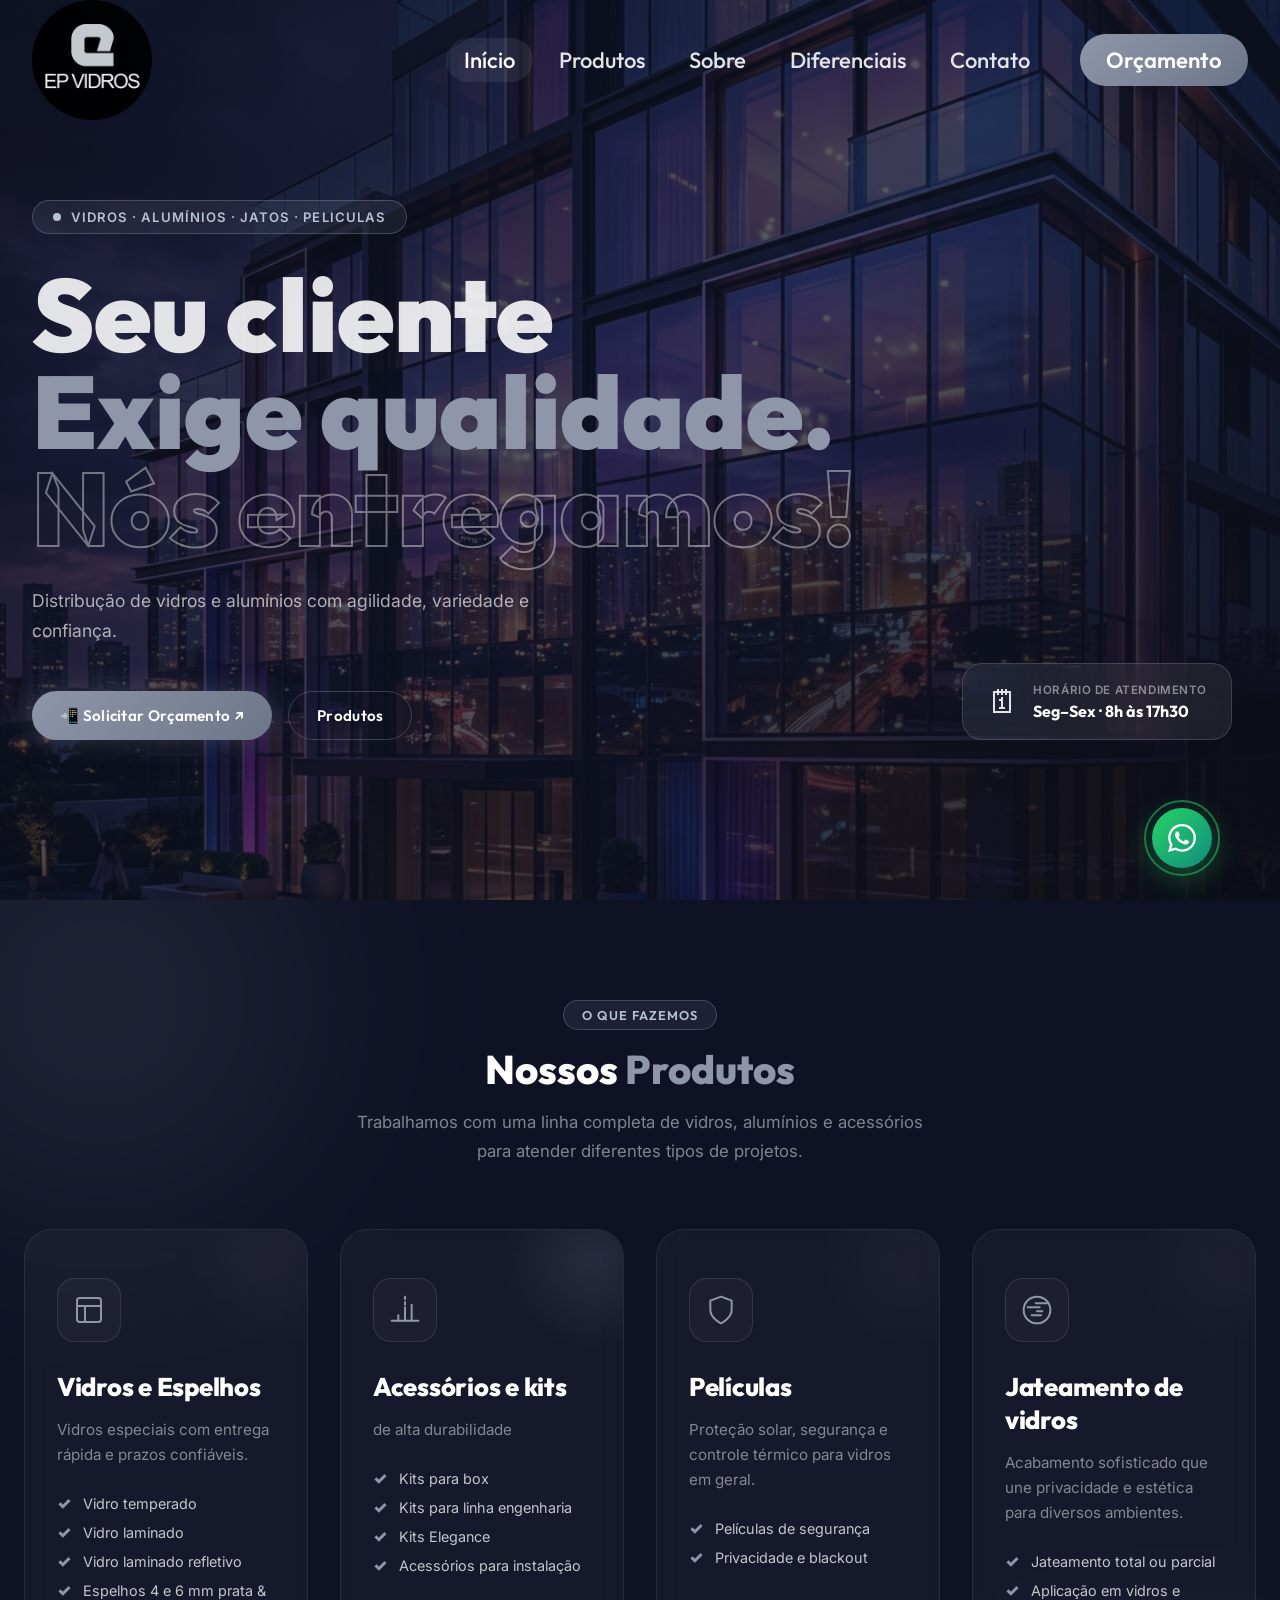
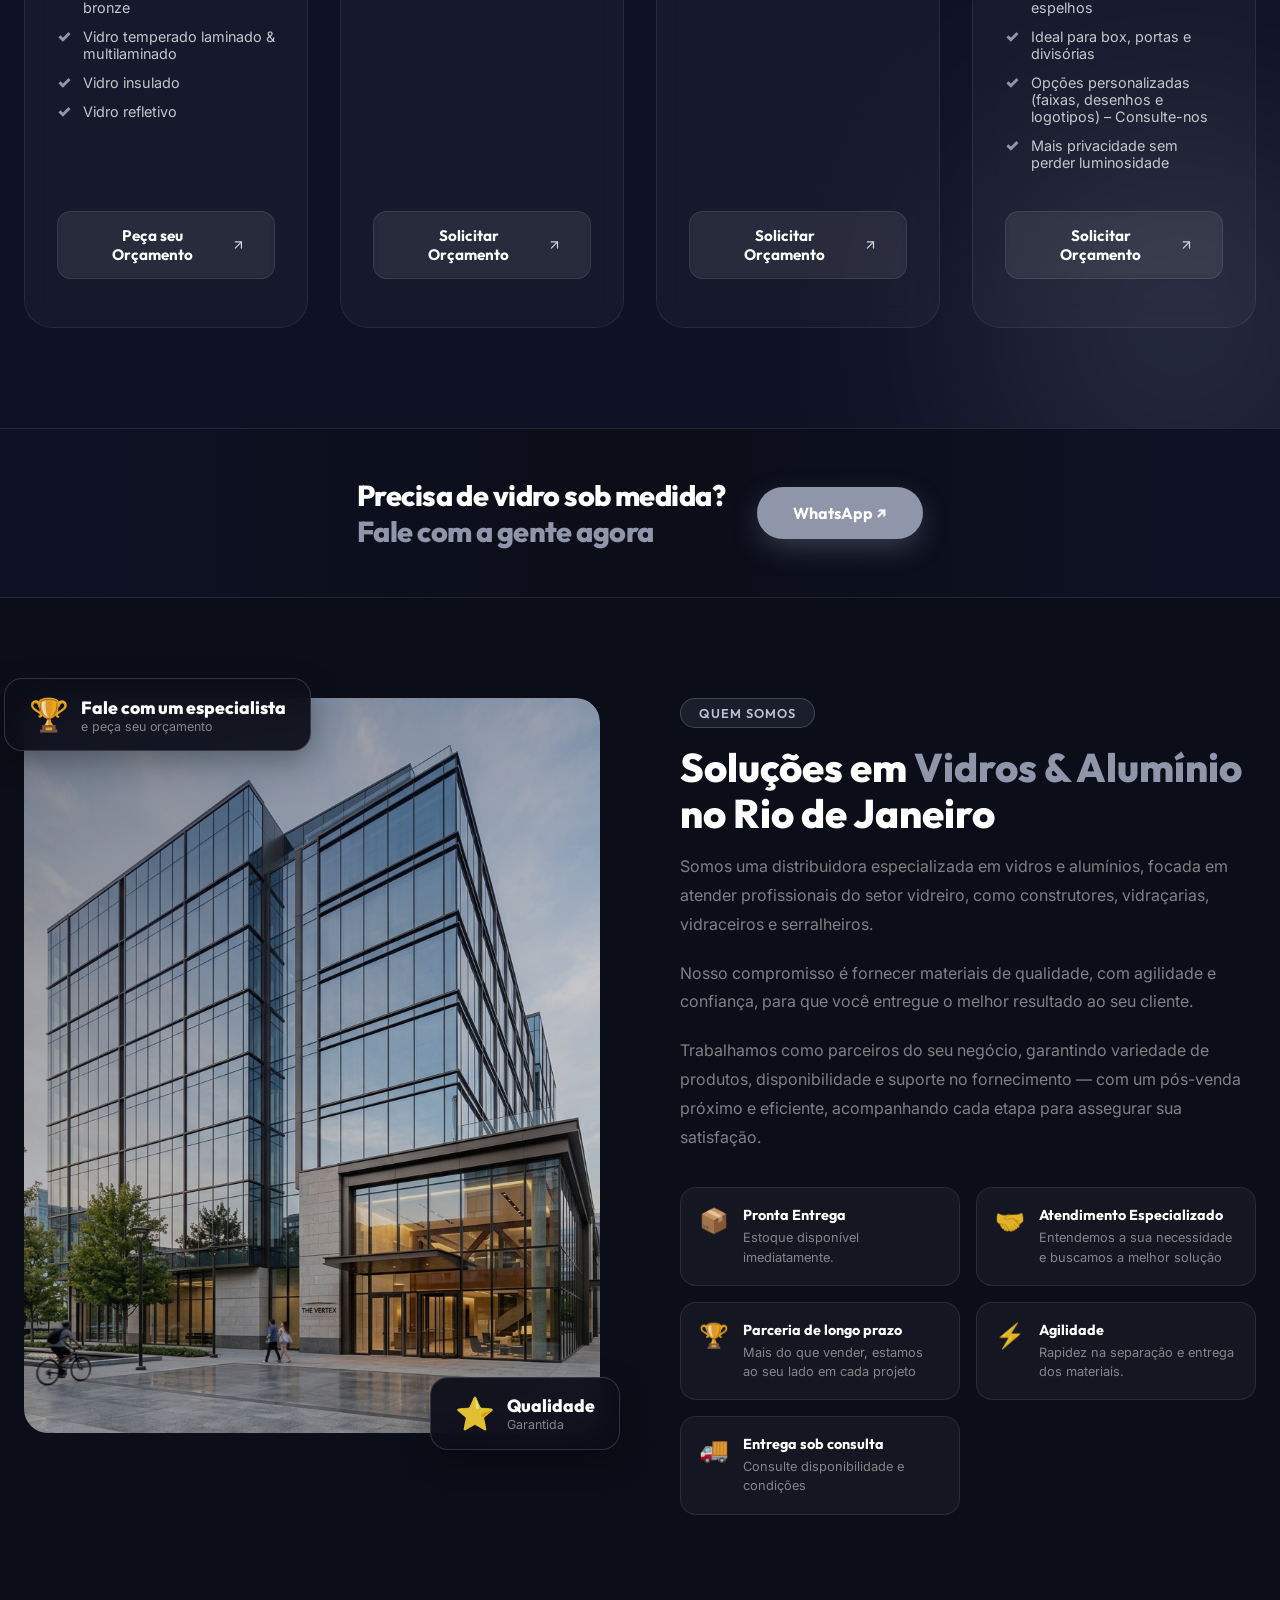
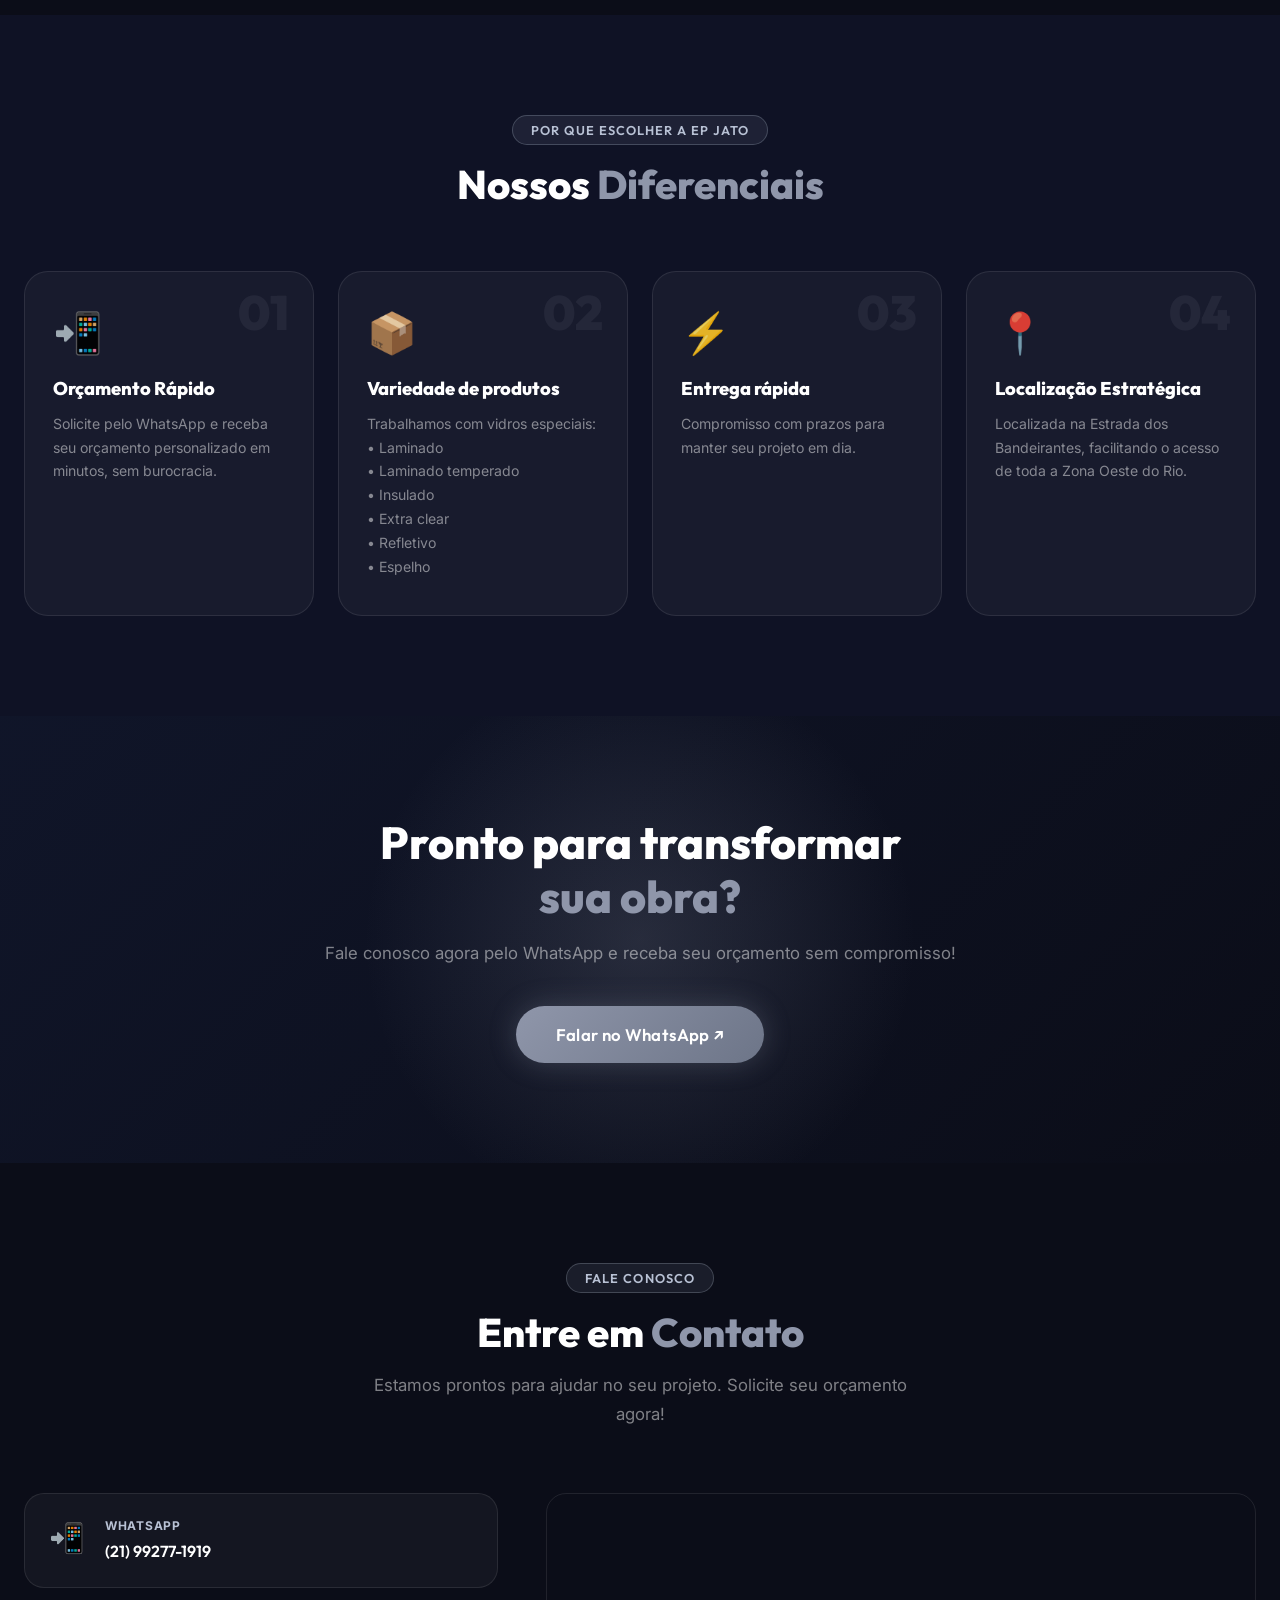
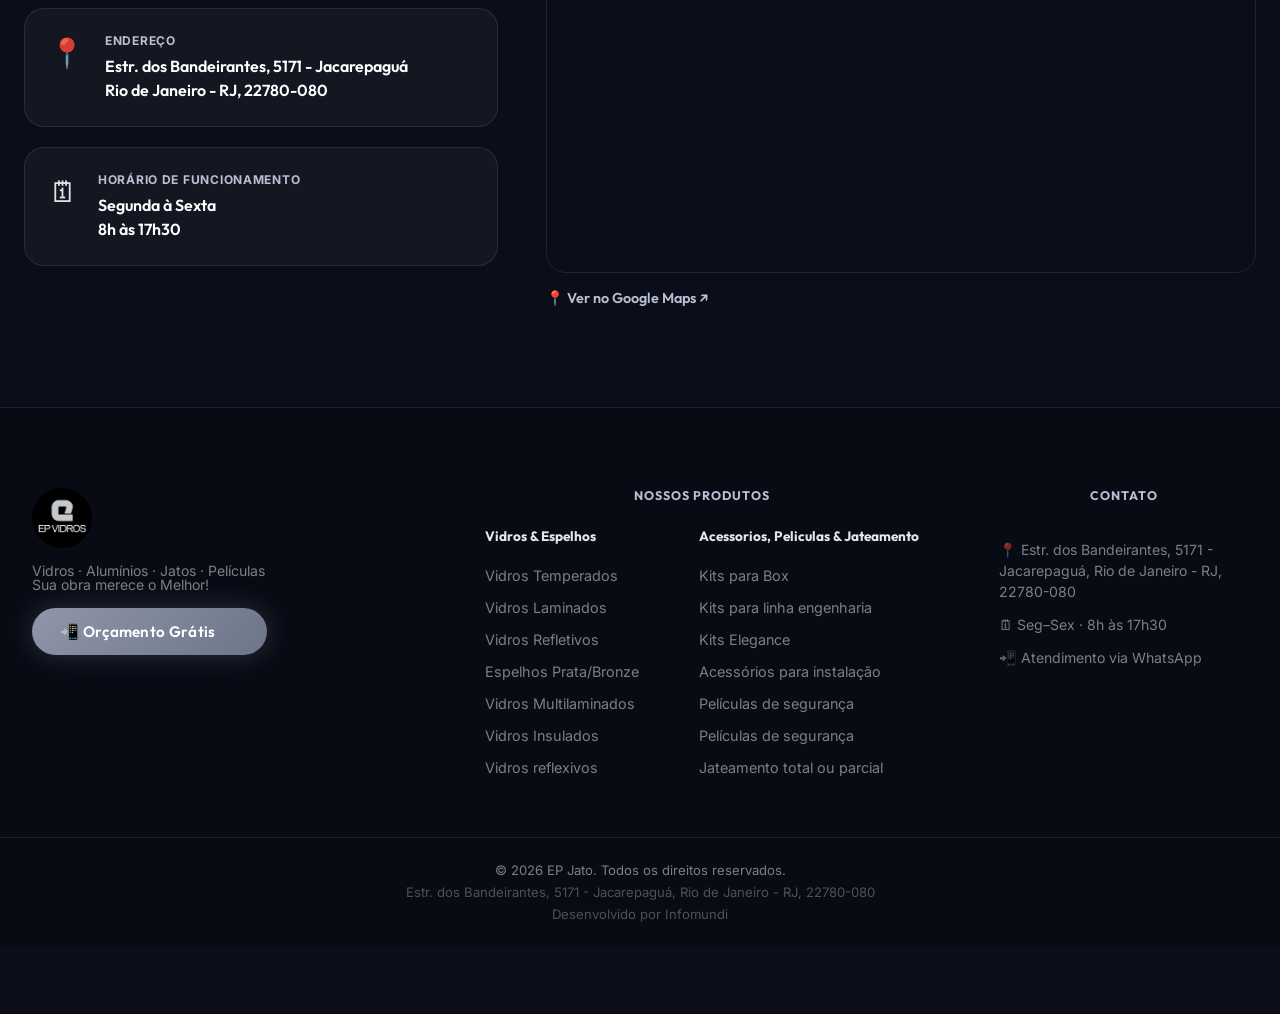
<file: index.html>
<!DOCTYPE html>
<html lang="pt-BR">
<head>
  
  <meta charset="UTF-8" />
  <meta name="viewport" content="width=device-width, initial-scale=1.0" />
  <title>EP Jato | Vidros · Alumínio · Jatos – Rio de Janeiro</title>
  <meta name="description" content="EP Jato: especialistas em vidros, alumínio e jatos no Rio de Janeiro. Pronta entrega e orçamento sem compromisso. Sua obra merece o melhor!" />
  <meta name="keywords" content="vidros, jateamento, alumínio, EP Jato, Rio de Janeiro, Bandeirantes, vidraçaria, esquadria" />
  <link rel="preconnect" href="https://fonts.googleapis.com" />
  <link rel="preconnect" href="https://fonts.gstatic.com" crossorigin />
  <link href="https://fonts.googleapis.com/css2?family=Outfit:wght@300;400;500;600;700;800;900&family=Inter:wght@300;400;500;600&display=swap" rel="stylesheet" />
  <link rel="stylesheet" href="style.css" />
  
</head>
<body>

  <!-- ========== NAVBAR ========== -->
  <nav class="navbar" id="navbar">
    <div class="nav-container">
      <a href="#inicio" class="nav-logo" id="nav-logo-link">
        <img src="assets/logo.png" alt="EP Jato de Vidros" class="nav-logo-img" id="nav-logo-img" />
      </a>

      <ul class="nav-links" id="nav-links">
        <li><a href="#inicio" class="nav-link active" id="nav-inicio">Início</a></li>
        <li><a href="#servicos" class="nav-link" id="nav-servicos">Produtos</a></li>
        <li><a href="#sobre" class="nav-link" id="nav-sobre">Sobre</a></li>
        <li><a href="#diferenciais" class="nav-link" id="nav-diferenciais">Diferenciais</a></li>
        <li><a href="#contato" class="nav-link" id="nav-contato">Contato</a></li>
      </ul>

      <a href="https://wa.me/5521992771919?text=Olá!%20Gostaria%20de%20solicitar%20um%20orçamento." 
         class="btn-orcamento" id="btn-orcamento-nav" target="_blank" rel="noopener">
        Orçamento
      </a>

      <button class="hamburger" id="hamburger" aria-label="Abrir menu" aria-expanded="false">
        <span></span><span></span><span></span>
      </button>
    </div>
  </nav>

  <!-- Mobile Menu -->
  <div class="mobile-menu" id="mobile-menu" aria-hidden="true">
    <ul>
      <li><a href="#inicio" class="mobile-link" id="m-inicio">Início</a></li>
      <li><a href="#servicos" class="mobile-link" id="m-servicos">Serviços</a></li>
      <li><a href="#sobre" class="mobile-link" id="m-sobre">Sobre</a></li>
      <li><a href="#diferenciais" class="mobile-link" id="m-diferenciais">Diferenciais</a></li>
      <li><a href="#contato" class="mobile-link" id="m-contato">Contato</a></li>
    </ul>
  </div>

  <!-- ========== HERO ========== -->
  <section class="hero" id="inicio">
    <div class="hero-bg">
      <img src="assets/hero.png" alt="Fachada de vidro moderna" class="hero-img" id="hero-bg-img" />
      <div class="hero-overlay"></div>
      <div class="hero-grain"></div>
    </div>

    <!-- Hero Content -->
    <div class="hero-content">
      <div class="hero-tag" id="hero-tag">
        <span class="tag-dot"></span>
        Vidros · Alumínios · Jatos · Peliculas
      </div>

      <h1 class="hero-title" id="hero-title">
        <span class="hero-title__line">Seu cliente</span>
        <span class="hero-title__line hero-title__line--accent">Exige qualidade.</span>
        <span class="hero-title__line hero-title__line--outline">Nós entregamos!</span>
      </h1>

      <p class="hero-sub" id="hero-sub">
        Distribução de vidros e alumínios com agilidade, variedade e confiança.
      </p>

      <div class="hero-actions" id="hero-actions">
        <a href="https://wa.me/5521992771919?text=Olá!%20Gostaria%20de%20solicitar%20um%20orçamento." 
           class="btn btn--primary" id="btn-hero-orcamento" target="_blank" rel="noopener">
          📲 Solicitar Orçamento ↗
        </a>
        <a href="#servicos" class="btn btn--ghost" id="btn-hero-servicos">
          Produtos
        </a>
      </div>
          <!-- Floating Cards -->

    <div class="float-card float-card--br" id="float-card-hours">
      <span class="float-card__icon">🗓</span>
      <div>
        <p class="float-card__label">Horário de Atendimento</p>
        <p class="float-card__value">Seg–Sex · 8h às 17h30</p>
      </div>
    </div>

    </div>
  </section>
  <!-- ========== SERVIÇOS ========== -->
  <section class="section services" id="servicos">
    <div class="section-container">
      <div class="section-header" id="services-header">
        <span class="section-tag">O Que Fazemos</span>
        <h2 class="section-title">Nossos <span class="text-accent">Produtos</span></h2>
        <p class="section-sub">Trabalhamos com uma linha completa de vidros, alumínios e acessórios para atender diferentes tipos de projetos.</p>
      </div>

      <div class="services-grid" id="services-grid">

        <div class="service-card" id="service-vidros">
          <div class="service-card__shine"></div>
          <div class="service-card__glow"></div>
          <div class="service-card__icon-wrap">
            <svg class="service-card__icon-svg" viewBox="0 0 24 24" fill="none" stroke="currentColor" stroke-width="1.5" stroke-linecap="round" stroke-linejoin="round">
              <rect x="3" y="3" width="18" height="18" rx="2" ry="2"></rect>
              <line x1="3" y1="9" x2="21" y2="9"></line>
              <line x1="9" y1="21" x2="9" y2="9"></line>
            </svg>
          </div>
          <h3 class="service-card__title">Vidros e Espelhos</h3>
          <p class="service-card__desc">
            Vidros especiais com entrega rápida e prazos confiáveis.
          </p>
          <ul class="service-card__list">
            <li>Vidro temperado</li>
            <li>Vidro laminado</li>
            <li>Vidro laminado refletivo</li>
            <li>Espelhos 4 e 6 mm prata & bronze</li>
            <li>Vidro temperado laminado & multilaminado</li>
            <li>Vidro insulado</li>
            <li>Vidro refletivo</li>
          </ul>
          <a href="https://wa.me/5521992771919?text=Olá!%20Tenho%20interesse%20em%20vidros." 
             class="service-card__link" id="link-vidros" target="_blank" rel="noopener">
            Peça seu Orçamento 
            <svg width="16" height="16" viewBox="0 0 24 24" fill="none" stroke="currentColor" stroke-width="2" stroke-linecap="round" stroke-linejoin="round"><line x1="7" y1="17" x2="17" y2="7"></line><polyline points="7 7 17 7 17 17"></polyline></svg>
          </a>
        </div>

        <div class="service-card service-card" id="service-aluminio">
          <div class="service-card__shine"></div>
          <div class="service-card__glow service-card__glow--purple"></div>
          <div class="service-card__icon-wrap">
            <svg class="service-card__icon-svg" viewBox="0 0 24 24" fill="none" stroke="currentColor" stroke-width="1.5" stroke-linecap="round" stroke-linejoin="round">
              <path d="M2 20h20"></path>
              <path d="M7 20v-4"></path>
              <path d="M12 20v-8"></path>
              <path d="M17 20V8"></path>
              <path d="M12 4V2"></path>
              <path d="M12 8V6"></path>
              <path d="M12 12v-2"></path>
            </svg>
          </div>
          <h3 class="service-card__title">Acessórios e kits</h3>  
          <p class="service-card__desc">
           de alta durabilidade
          </p>
          <ul class="service-card__list">
            <li>Kits para box</li>
            <li>Kits para linha engenharia</li>
            <li>Kits Elegance</li>
            <li>Acessórios para instalação</li>
          </ul>
          <a href="https://wa.me/5521992771919?text=Olá!%20Tenho%20interesse%20em%20alumínio." 
             class="service-card__link" id="link-aluminio" target="_blank" rel="noopener">
            Solicitar Orçamento
            <svg width="16" height="16" viewBox="0 0 24 24" fill="none" stroke="currentColor" stroke-width="2" stroke-linecap="round" stroke-linejoin="round"><line x1="7" y1="17" x2="17" y2="7"></line><polyline points="7 7 17 7 17 17"></polyline></svg>
          </a>
        </div>
        
        <div class="service-card" id="service-peliculas">
          <div class="service-card__shine"></div>
          <div class="service-card__glow"></div>
          <div class="service-card__icon-wrap">
            <svg class="service-card__icon-svg" viewBox="0 0 24 24" fill="none" stroke="currentColor" stroke-width="1.5" stroke-linecap="round" stroke-linejoin="round">
              <path d="M12 22s8-4 8-10V5l-8-3-8 3v7c0 6 8 10 8 10z"></path>
            </svg>
          </div>
          <h3 class="service-card__title">Películas</h3>
          <p class="service-card__desc">
            Proteção solar, segurança e controle térmico para vidros em geral.
          </p>
          <ul class="service-card__list">
            <li>Películas de segurança</li>
            <li>Privacidade e blackout</li>
          </ul>
          <a href="https://wa.me/5521992771919?text=Olá!%20Tenho%20interesse%20em%20peliculas." 
             class="service-card__link" id="link-peliculas" target="_blank" rel="noopener">
            Solicitar Orçamento
            <svg width="16" height="16" viewBox="0 0 24 24" fill="none" stroke="currentColor" stroke-width="2" stroke-linecap="round" stroke-linejoin="round"><line x1="7" y1="17" x2="17" y2="7"></line><polyline points="7 7 17 7 17 17"></polyline></svg>
          </a>
        </div>

        <div class="service-card" id="service-jateamento">
          <div class="service-card__shine"></div>
          <div class="service-card__glow"></div>
          <div class="service-card__icon-wrap">
            <svg class="service-card__icon-svg" viewBox="0 0 24 24" fill="none" stroke="currentColor" stroke-width="1.5" stroke-linecap="round" stroke-linejoin="round">
              <path d="M20 7h-9m3 3H5m11 3h-4M8 16h7"></path>
              <circle cx="12" cy="12" r="10"></circle>
            </svg>
          </div>
          <h3 class="service-card__title">Jateamento de vidros</h3>
          <p class="service-card__desc">
            Acabamento sofisticado que une privacidade e estética para diversos ambientes.
          </p>
          <ul class="service-card__list">
            <li>Jateamento total ou parcial</li>
            <li>Aplicação em vidros e espelhos</li>
            <li>Ideal para box, portas e divisórias</li>
            <li>Opções personalizadas (faixas, desenhos e logotipos) – Consulte-nos</li>
            <li>Mais privacidade sem perder luminosidade</li>
          </ul>
          <a href="https://wa.me/5521992771919?text=Olá!%20Tenho%20interesse%20em%20jateamento%20de%20vidros." 
             class="service-card__link" id="link-jateamento" target="_blank" rel="noopener">
            Solicitar Orçamento
            <svg width="16" height="16" viewBox="0 0 24 24" fill="none" stroke="currentColor" stroke-width="2" stroke-linecap="round" stroke-linejoin="round"><line x1="7" y1="17" x2="17" y2="7"></line><polyline points="7 7 17 7 17 17"></polyline></svg>
          </a>
        </div>
      </div>
    </div>
  </section>
  
  <!-- ========== MINI CTA ========== -->
  <section class="mini-cta" id="mini-cta">
    <div class="mini-cta-container">
      <div class="mini-cta-content">
        <h3 class="mini-cta-text">Precisa de vidro sob medida? <span class="text-highlight"><br>Fale com a gente agora</span></h3>
        <a href="https://wa.me/5521992771919?text=Olá!%20Gostaria%20de%20solicitar%20um%20orçamento%20para%20vidro%20sob%20medida." 
           class="btn-cta-mini" id="open-whatsapp-cta" target="_blank" rel="noopener">
          WhatsApp ↗
        </a>
      </div>
    </div>
  </section>

  <!-- ========== SOBRE ========== -->
  <section class="section about" id="sobre">
    <div class="section-container about-grid">

      <div class="about-visual" id="about-visual">
        <div class="about-img-wrap">
          <img src="assets/about_premium.png" alt="Alumínio e vidros EP Jato Premium" class="about-img" id="about-img" />
          <div class="about-img-overlay"></div>
        </div>
        <div class="about-badge-1" id="about-badge-1">
          <span class="about-badge__icon">🏆</span>
          <div>
            <p class="about-badge__value">Fale com um especialista</p>
            <p class="about-badge__label">e peça seu orçamento</p>
          </div>
        </div>
        <div class="about-badge-2" id="about-badge-2">
          <span class="about-badge__icon">⭐</span>
          <div>
            <p class="about-badge__value">Qualidade</p>
            <p class="about-badge__label">Garantida</p>
          </div>
        </div>
      </div>

      <div class="about-content" id="about-content">
        <span class="section-tag">Quem Somos</span>
        <h2 class="section-title">Soluções em <span class="text-accent">Vidros & Alumínio</span> no Rio de Janeiro</h2>
        <p class="about-text">
          Somos uma distribuidora especializada em vidros e alumínios, focada em atender profissionais do setor vidreiro, como construtores, vidraçarias, vidraceiros e serralheiros.
        </p>
        <p class="about-text">
          Nosso compromisso é fornecer materiais de qualidade, com agilidade e confiança, para que você entregue o melhor resultado ao seu cliente.
        </p>
        <p class="about-text">
          Trabalhamos como parceiros do seu negócio, garantindo variedade de produtos, disponibilidade e suporte no fornecimento — com um pós-venda próximo e eficiente, acompanhando cada etapa para assegurar sua satisfação.
        </p>

        <div class="about-features" id="about-features">
          <div class="about-feature" id="feat-entrega">
            <span class="about-feature__icon">📦</span>
            <div>
              <p class="about-feature__title">Pronta Entrega</p>
              <p class="about-feature__desc">Estoque disponível imediatamente.</p>
            </div>
          </div>
          <div class="about-feature" id="feat-atendimento">
            <span class="about-feature__icon">🤝</span>
            <div>
              <p class="about-feature__title">Atendimento Especializado</p>
              <p class="about-feature__desc">Entendemos a sua necessidade e buscamos a melhor solução</p>
            </div>
          </div>
          <div class="about-feature" id="feat-qualidade">
            <span class="about-feature__icon">🏆</span>
            <div>
              <p class="about-feature__title">Parceria de longo prazo</p>
              <p class="about-feature__desc">Mais do que vender, estamos ao seu lado em cada projeto</p>
            </div>
          </div>
          <div class="about-feature" id="feat-rapidez">
            <span class="about-feature__icon">⚡</span>
            <div>
              <p class="about-feature__title">Agilidade</p>
              <p class="about-feature__desc">Rapidez na separação e entrega dos materiais.</p>
            </div>
          </div>
          <div class="about-feature" id="feat-consulta">
            <span class="about-feature__icon">🚚</span>
            <div>
              <p class="about-feature__title">Entrega sob consulta</p>
              <p class="about-feature__desc">Consulte disponibilidade e condições</p>
            </div>
          </div>
        </div>
      </div>

    </div>
  </section>

  </section>

  <!-- ========== DIFERENCIAIS ========== -->
  <section class="section differentials" id="diferenciais">
    <div class="section-container">
      <div class="section-header" id="diff-header">
        <span class="section-tag">Por Que Escolher a EP Jato</span>
        <h2 class="section-title">Nossos <span class="text-accent">Diferenciais</span></h2>
      </div>

      <div class="diff-grid" id="diff-grid">

        <div class="diff-card" id="diff-orcamento">
          <div class="diff-card__number">01</div>
          <div class="diff-card__icon">📲</div>
          <h3 class="diff-card__title">Orçamento Rápido</h3>
          <p class="diff-card__desc">Solicite pelo WhatsApp e receba seu orçamento personalizado em minutos, sem burocracia.</p>
        </div>

        <div class="diff-card" id="diff-entrega">
          <div class="diff-card__number">02</div>
          <div class="diff-card__icon">📦</div>
          <h3 class="diff-card__title">Variedade de produtos</h3>
          <p class="diff-card__desc">Trabalhamos com vidros especiais:<br>• Laminado<br>• Laminado temperado<br>• Insulado<br>• Extra clear<br>• Refletivo<br>• Espelho</p>
        </div>

        <div class="diff-card" id="diff-tecnica">
          <div class="diff-card__number">03</div>
          <div class="diff-card__icon">⚡</div>
          <h3 class="diff-card__title">Entrega rápida</h3>
          <p class="diff-card__desc">Compromisso com prazos para manter seu projeto em dia.</p>
        </div>

        <div class="diff-card" id="diff-localizacao">
          <div class="diff-card__number">04</div>
          <div class="diff-card__icon">📍</div>
          <h3 class="diff-card__title">Localização Estratégica</h3>
          <p class="diff-card__desc">Localizada na Estrada dos Bandeirantes, facilitando o acesso de toda a Zona Oeste do Rio.</p>
        </div>

      </div>
    </div>
  </section>

  <!-- ========== CTA BAND ========== -->
  <section class="cta-band" id="cta-band">
    <div class="cta-band__glow" aria-hidden="true"></div>
    <div class="cta-band__content">
      <h2 class="cta-band__title">Pronto para transformar <span class="text-accent"><br>sua obra?</span></h2>
      <p class="cta-band__sub">Fale conosco agora pelo WhatsApp e receba seu orçamento sem compromisso!</p>
      <a href="https://wa.me/5521992771919?text=Olá!%20Gostaria%20de%20solicitar%20um%20orçamento." 
         class="btn btn--primary btn--lg" id="btn-cta" target="_blank" rel="noopener">
        Falar no WhatsApp ↗
      </a>
    </div>
  </section>

  <!-- ========== CONTATO ========== -->
  <section class="section contact" id="contato">
    <div class="section-container">
      <div class="section-header" id="contact-header">
        <span class="section-tag">Fale Conosco</span>
        <h2 class="section-title">Entre em <span class="text-accent">Contato</span></h2>
        <p class="section-sub">Estamos prontos para ajudar no seu projeto. Solicite seu orçamento agora!</p>
      </div>

      <div class="contact-grid" id="contact-grid">

        <div class="contact-info" id="contact-info">

          <div class="contact-item" id="contact-whatsapp">
            <div class="contact-item__icon">📲</div>
            <div class="contact-item__content">
              <p class="contact-item__label">WhatsApp</p>
              <a href="https://wa.me/5521992771919" class="contact-item__value" target="_blank" rel="noopener">
                (21) 99277-1919
              </a>
            </div>
          </div>

          <div class="contact-item" id="contact-address">
            <div class="contact-item__icon">📍</div>
            <div class="contact-item__content">
              <p class="contact-item__label">Endereço</p>
              <address class="contact-item__value" style="font-style:normal;">
                Estr. dos Bandeirantes, 5171 - Jacarepaguá<br/>
                Rio de Janeiro - RJ, 22780-080
              </address>
            </div>
          </div>

          <div class="contact-item" id="contact-hours">
            <div class="contact-item__icon">🗓</div>
            <div class="contact-item__content">
              <p class="contact-item__label">Horário de Funcionamento</p>
              <p class="contact-item__value">Segunda à Sexta<br/>8h às 17h30</p>
            </div>
          </div>

        </div>

        <div class="contact-map" id="contact-map">
          <div class="map-container">
            <iframe 
              src="https://maps.google.com/maps?q=22%C2%B057'37.4%22S%2043%C2%B023'23.0%22W&t=&z=15&ie=UTF8&iwloc=&output=embed"
              width="100%" 
              height="100%" 
              style="border:0;"
              allowfullscreen="" 
              loading="lazy" 
              referrerpolicy="no-referrer-when-downgrade"
              title="Localização EP Jato"
              id="google-map">
            </iframe>
          </div>
          <a href="https://maps.app.goo.gl/uesfRQzsFZccUbP59" 
             class="map-link" id="map-link" target="_blank" rel="noopener">
            📍 Ver no Google Maps ↗
          </a>
        </div>

      </div>
    </div>
  </section>

  <!-- ========== FOOTER ========== -->
  <footer class="footer" id="footer">
    <div class="footer-container">
      <div class="footer-brand" id="footer-brand">
        <a href="#inicio" class="nav-logo footer-logo" id="footer-logo">
          <img src="assets/logo.png" alt="EP Jato de Vidros" class="nav-logo-img footer-logo-img" />
        </a>
        <p class="footer-tagline">Vidros · Alumínios · Jatos · Películas<br/>Sua obra merece o Melhor!</p>
        <a href="https://wa.me/5521992771919?text=Olá!%20Gostaria%20de%20solicitar%20um%20orçamento." 
           class="btn-footer" id="btn-footer-orcamento" target="_blank" rel="noopener">
          📲 Orçamento Grátis
        </a>
      </div>

      <div class="footer-links" id="footer-links">
        <h4 class="footer-links__title">Nossos Produtos</h4>
        <div class="footer-lists-container">
          <ul>
            <li class="footer-list-header">Vidros & Espelhos</li>
            <li><a href="#servicos">Vidros Temperados</a></li>
            <li><a href="#servicos">Vidros Laminados</a></li>
            <li><a href="#servicos">Vidros Refletivos</a></li>
            <li><a href="#servicos">Espelhos Prata/Bronze</a></li>
            <li><a href="#servicos">Vidros Multilaminados</a></li>
            <li><a href="#servicos">Vidros Insulados</a></li>
            <li><a href="#servicos">Vidros reflexivos</a></li>
          </ul>
          <ul>
            <li class="footer-list-header">Acessorios, Peliculas & Jateamento</li>
            <li><a href="#servicos">Kits para Box</a></li>
            <li><a href="#servicos">Kits para linha engenharia</a></li>
            <li><a href="#servicos">Kits Elegance</a></li>
            <li><a href="#servicos">Acessórios para instalação</a></li>
            <li><a href="#servicos">Películas de segurança</a></li>
            <li><a href="#servicos">Películas de segurança</a></li>
            <li><a href="#servicos">Jateamento total ou parcial</a></li>
            
          </ul>
        </div>
      </div>

      <div class="footer-contact" id="footer-contact">
        <h4 class="footer-links__title">Contato</h4>
        <p>📍 Estr. dos Bandeirantes, 5171 - Jacarepaguá, Rio de Janeiro - RJ, 22780-080</p>
        <p>🗓 Seg–Sex · 8h às 17h30</p>
        <p>📲 Atendimento via WhatsApp</p>
      </div>
    </div>

    <div class="footer-bottom" id="footer-bottom">
      <p>© <span id="footer-year">2025</span> EP Jato. Todos os direitos reservados.</p>
      <p class="footer-bottom__sub">Estr. dos Bandeirantes, 5171 - Jacarepaguá, Rio de Janeiro - RJ, 22780-080</p>
      <p class="footer-bottom__sub"><a href="https://infomundi.com.br" target="_blank" rel="noopener">Desenvolvido por Infomundi </a></p>
    </div>
  </footer>

  <!-- WhatsApp floating button -->
  <a href="https://wa.me/5521992771919?text=Olá!%20Gostaria%20de%20solicitar%20um%20orçamento."
     class="whatsapp-float" id="whatsapp-float" target="_blank" rel="noopener" aria-label="Falar no WhatsApp" style="position : sticky ;">
    <svg viewBox="0 0 24 24" fill="currentColor" width="28" height="28">
      <path d="M17.472 14.382c-.297-.149-1.758-.867-2.03-.967-.273-.099-.471-.148-.67.15-.197.297-.767.966-.94 1.164-.173.199-.347.223-.644.075-.297-.15-1.255-.463-2.39-1.475-.883-.788-1.48-1.761-1.653-2.059-.173-.297-.018-.458.13-.606.134-.133.298-.347.446-.52.149-.174.198-.298.298-.497.099-.198.05-.371-.025-.52-.075-.149-.669-1.612-.916-2.207-.242-.579-.487-.5-.669-.51-.173-.008-.371-.01-.57-.01-.198 0-.52.074-.792.372-.272.297-1.04 1.016-1.04 2.479 0 1.462 1.065 2.875 1.213 3.074.149.198 2.096 3.2 5.077 4.487.709.306 1.262.489 1.694.625.712.227 1.36.195 1.871.118.571-.085 1.758-.719 2.006-1.413.248-.694.248-1.289.173-1.413-.074-.124-.272-.198-.57-.347m-5.421 7.403h-.004a9.87 9.87 0 01-5.031-1.378l-.361-.214-3.741.982.998-3.648-.235-.374a9.86 9.86 0 01-1.51-5.26c.001-5.45 4.436-9.884 9.888-9.884 2.64 0 5.122 1.03 6.988 2.898a9.825 9.825 0 012.893 6.994c-.003 5.45-4.437 9.884-9.885 9.884m8.413-18.297A11.815 11.815 0 0012.05 0C5.495 0 .16 5.335.157 11.892c0 2.096.547 4.142 1.588 5.945L.057 24l6.305-1.654a11.882 11.882 0 005.683 1.448h.005c6.554 0 11.89-5.335 11.893-11.893a11.821 11.821 0 00-3.48-8.413z"/>
    </svg>
  </a>

  <script src="script.js"></script>
</body>
</html>
</file>
<file: style.css>
/* ============================================================
   EP VIDROS — style.css
   Design System: Dark Navy · Steel Silver · Glassmorphism
   ============================================================ */

/* ---- RESET & BASE ---- */
*, *::before, *::after { box-sizing: border-box; margin: 0; padding: 0; }

:root {
  /* Colors — Inspired by EP Jato Logo */
  --clr-bg:        #0b0d18;    /* dark navy, matches logo bg */
  --clr-bg-2:      #0f1225;    /* slightly lighter navy */
  --clr-bg-card:   rgba(255,255,255,0.04);
  --clr-border:    rgba(255,255,255,0.09);
  --clr-purple:    #8f96aa;    /* steel silver — primary accent */
  --clr-purple-2:  #6d7588;    /* darker steel */
  --clr-violet:    #b8c1d4;    /* light silver — highlight */
  --clr-pink:      #d8dfe9;    /* frost white-silver */
  --clr-white:     #ffffff;
  --clr-text:      rgba(255,255,255,0.88);
  --clr-muted:     rgba(255,255,255,0.48);

  /* Typography */
  --font-display: 'Outfit', sans-serif;
  --font-body:    'Inter', sans-serif;
  --font-small-size: 16px;
  --font-medium-size: 18px;
  --font-large-size: 20px;
  --font-xlarge-size: 22px;
  --font-xxlarge-size: 24px;
  --font-xxxlarge-size: 26px;
  --font-xxxxlarge-size: 28px;
  --font-xxxxxlarge-size: 30px;
  --font-xxxxxxlarge-size: 32px;
  /* Spacing */
  --section-py: 100px;
  --max-w: 1280px;

  /* Effects */
  --blur: blur(18px);
  --ease: cubic-bezier(0.25, 0.46, 0.45, 0.94);

  /* Navbar height — aumentada */
  --nav-h: 120px;
}

html { scroll-behavior: smooth; }

body {
  background: var(--clr-bg);
  color: var(--clr-text);
  font-family: var(--font-body);
  overflow-x: hidden;
}

img { display: block; max-width: 100%; }
a  { text-decoration: none; color: inherit; }
ul { list-style: none; }
address { font-style: normal; }
/* ---- SCROLLBAR ---- */
::-webkit-scrollbar { width: 6px; }
::-webkit-scrollbar-track { background: var(--clr-bg); }
::-webkit-scrollbar-thumb { background: var(--clr-purple); border-radius: 3px; }

/* ---- BUTTONS ---- */
.btn {
  display: inline-flex;
  align-items: center;
  gap: 8px;
  padding: 14px 28px;
  border-radius: 50px;
  font-family: var(--font-display);
  font-weight: 600;
  font-size: 0.95rem;
  letter-spacing: 0.02em;
  transition: transform 0.2s var(--ease), box-shadow 0.2s var(--ease), background 0.2s;
  border: none;
}
.btn--primary {
  background: linear-gradient(135deg, var(--clr-purple), var(--clr-purple-2));
  color: #fff;
  box-shadow: 0 0 28px rgba(143,150,170,0.28);
}
.btn--primary:hover {
  transform: translateY(-3px) scale(1.03);
  box-shadow: 0 0 48px rgba(184,193,212,0.4);
}
.btn--ghost {
  background: transparent;
  color: var(--clr-white);
  border: 1.5px solid rgba(184,193,212,0.25);
  backdrop-filter: var(--blur);
}
.btn--ghost:hover {
  border-color: var(--clr-purple);
  background: rgba(143,150,170,0.1);
  transform: translateY(-2px);
}
.btn--lg { padding: 18px 40px; font-size: 1.05rem; }

/* ---- SECTION COMMON ---- */
.section { padding: var(--section-py) 0; }

.section-container {
  max-width: var(--max-w);
  margin: 0 auto;
  padding: 0 24px;
}

.section-header {
  text-align: center;
  margin-bottom: 64px;
}

.section-tag {
  display: inline-block;
  padding: 6px 18px;
  background: rgba(143,150,170,0.12);
  border: 1px solid rgba(184,193,212,0.25);
  border-radius: 50px;
  font-family: var(--font-display);
  font-size: 0.8rem;
  font-weight: 600;
  color: var(--clr-violet);
  letter-spacing: 0.08em;
  text-transform: uppercase;
  margin-bottom: 16px;
}

.section-title {
  font-family: var(--font-display);
  font-size: 40px;
  font-weight: 800;
  line-height: 1.15;
  color: var(--clr-white);
  margin-bottom: 16px;
}

.section-sub {
  font-size: 1.05rem;
  color: var(--clr-muted);
  max-width: 580px;
  margin: 0 auto;
  line-height: 1.7;
}

.text-accent { color: var(--clr-purple); }

/* ============================================================
   NAVBAR
   ============================================================ */
.navbar {
  position: fixed;
  top: 0; left: 0; right: 0;
  z-index: 900;
  height: var(--nav-h);
  transition: background 0.3s, box-shadow 0.3s, backdrop-filter 0.3s;
}
.navbar.scrolled {
  background: rgba(11,13,24,0.92);
  backdrop-filter: var(--blur);
  box-shadow: 0 1px 0 var(--clr-border);
}
.nav-container {
  max-width: var(--max-w);
  margin: 0 auto;
  padding: 0 32px;
  height: 100%;
  display: flex;
  align-items: center;
  gap: 32px;
}
.nav-logo {
  display: flex;
  align-items: center;
  gap: 0;
  flex-shrink: 0;
  text-decoration: none;
}
.nav-logo-img {
  border-radius: 50%;
  opacity: 0.9;
  height: 120px;
  width: auto;
  object-fit: contain;
  display: block;
  filter: brightness(1.05);
  transition: filter 0.2s, transform 0.2s;
}
.nav-logo:hover .nav-logo-img {
  filter: brightness(1.2);
  transform: scale(1.04);
}
/* fallback se a imagem não carregar */
.logo-icon { display: none; }
.logo-text { display: none; }

.nav-links {
  display: flex;
  align-items: center;
  gap: 8px;
  margin-left: auto;
}
.nav-link {
  padding: 8px 18px;
  border-radius: 50px;
  font-family: var(--font-display);
  font-size: var(--font-xlarge-size);
  font-weight: 500;
  color: white);
  transition: color 0.2s, background 0.2s;
}
.nav-link:hover, .nav-link.active {
  color: var(--clr-white);
  background: rgba(184,193,212,0.1);
}

.btn-orcamento {
  display: inline-flex;
  align-items: center;
  gap: 6px;
  padding: 12px 26px;
  background: linear-gradient(135deg, var(--clr-purple), var(--clr-purple-2));
  border-radius: 50px;
  font-family: var(--font-display);
  font-size: var(--font-xlarge-size);
  font-weight: 600;
  color: #fff;
  transition: transform 0.2s, box-shadow 0.2s;
  white-space: nowrap;
}
.btn-orcamento:hover {
  transform: translateY(-2px);
  box-shadow: 0 0 30px rgba(143,150,170,0.45);
}

.hamburger {
  display: none;
  flex-direction: column;
  gap: 5px;
  background: none;
  border: none;

  padding: 8px;
  margin-left: auto;
}
.hamburger span {
  display: block;
  width: 24px;
  height: 2px;
  background: var(--clr-white);
  border-radius: 2px;
  transition: transform 0.3s, opacity 0.3s;
}
.hamburger.open span:nth-child(1) { transform: translateY(7px) rotate(45deg); }
.hamburger.open span:nth-child(2) { opacity: 0; }
.hamburger.open span:nth-child(3) { transform: translateY(-7px) rotate(-45deg); }

/* Mobile Menu — oculto por padrão em TODAS as telas */
.mobile-menu {
  position: fixed;
  top: var(--nav-h);
  left: 0; right: 0;
  background: rgba(8,8,15,0.97);
  backdrop-filter: var(--blur);
  z-index: 850;
  padding: 32px 24px;
  display: none;           /* escondido por default */
  flex-direction: column;
  gap: 24px;
  border-bottom: 1px solid var(--clr-border);
  transform: translateY(-200%);
  transition: transform 0.4s var(--ease);
}
/* só habilita o display em mobile */
@media (max-width: 900px) {
  .mobile-menu { display: flex; }
}
.mobile-menu.open { transform: translateY(0); }
.mobile-menu ul { display: flex; flex-direction: column; gap: 4px; }
.mobile-link {
  display: block;
  padding: 14px 16px;
  font-family: var(--font-display);
  font-size: 1.1rem;
  font-weight: 600;
  color: var(--clr-muted);
  border-radius: 12px;
  transition: color 0.2s, background 0.2s;
}
.mobile-link:hover { color: var(--clr-white); background: rgba(255,255,255,0.05); }

/* ============================================================
   HERO
   ============================================================ */
.hero {
  position: relative;
  min-height: 100svh;
  display: flex;
  align-items: center;
  overflow: hidden;
}

.hero-bg {
  position: absolute;
  inset: 0;
  z-index: 0;
}
.hero-img {
  width: 100%; height: 100%;
  object-fit: cover;
  object-position: center;
  filter: brightness(0.55) saturate(1.2);
}
.hero-overlay {
  position: absolute;
  inset: 0;
  background: linear-gradient(
    135deg,
    rgba(11,13,24,0.78) 0%,
    rgba(20,28,55,0.45) 50%,
    rgba(11,13,24,0.88) 100%
  );
}
.hero-grain {
  position: absolute;
  inset: 0;
  background-image: url("data:image/svg+xml,%3Csvg viewBox='0 0 256 256' xmlns='http://www.w3.org/2000/svg'%3E%3Cfilter id='noise'%3E%3CfeTurbulence type='fractalNoise' baseFrequency='0.9' numOctaves='4' stitchTiles='stitch'/%3E%3C/filter%3E%3Crect width='100%25' height='100%25' filter='url(%23noise)' opacity='0.06'/%3E%3C/svg%3E");
  background-size: 200px 200px;
  pointer-events: none;
  opacity: 0.4;
}

/* Float Cards */
.float-card {
  position: absolute;
  z-index: 10;
  background: rgba(255,255,255,0.07);
  backdrop-filter: blur(20px);
  border: 1px solid rgba(255,255,255,0.15);
  border-radius: 20px;
  padding: 18px 24px;
  display: flex;
  align-items: center;
  gap: 14px;
  animation: float 5s ease-in-out infinite;
}
.float-card--tl { top: 140px; left: 77%; animation-delay: 0s; }
.float-card--br { bottom: 120px; right: 48px; animation-delay: 2s; }
@keyframes float {
  0%, 100% { transform: translateY(0); }
  50%       { transform: translateY(-12px); }
}
.float-card__icon { font-size: 2rem; }
.float-card__label {
  font-size: 0.72rem;
  color: var(--clr-muted);
  font-weight: 600;
  letter-spacing: 0.05em;
  text-transform: uppercase;
  margin-bottom: 4px;
}
.float-card__value {
  font-family: var(--font-display);
  font-size: 1rem;
  font-weight: 700;
  color: var(--clr-white);
}

/* Hero Content */
.hero-content {
  position: relative;
  z-index: 10;
  max-width: var(--max-w);
  margin: 0 auto;
  padding: calc(var(--nav-h) + 40px) 32px 120px;
  width: 100%;
}

.hero-tag {
  display: inline-flex;
  align-items: center;
  gap: 10px;
  padding: 8px 20px;
  background: rgba(143,150,170,0.12);
  border: 1px solid rgba(184,193,212,0.25);
  border-radius: 50px;
  font-size: 0.82rem;
  font-weight: 600;
  color: var(--clr-violet);
  letter-spacing: 0.08em;
  text-transform: uppercase;
  margin-bottom: 32px;
  opacity: 0;
  transform: translateY(20px);
  animation: fadeUp 0.7s var(--ease) 0.2s forwards;
}
.tag-dot {
  width: 8px; height: 8px;
  background: var(--clr-violet);
  border-radius: 50%;
  animation: pulse-dot 2s ease-in-out infinite;
}
@keyframes pulse-dot {
  0%, 100% { opacity: 1; transform: scale(1); }
  50%       { opacity: 0.5; transform: scale(1.5); }
}

.hero-title {
  font-family: var(--font-display);
  font-size: clamp(3.5rem, 8vw, 7rem);
  font-weight: 900;
  line-height: 0.95;
  margin-bottom: 28px;
  display: flex;
  flex-direction: column;
}
.hero-title__line {
  display: block;
  opacity: 0;
  transform: translateY(30px);
  animation: fadeUp 0.7s var(--ease) forwards;
}
.hero-title__line:nth-child(1) { animation-delay: 0.35s; }
.hero-title__line:nth-child(2) { animation-delay: 0.5s; }
.hero-title__line:nth-child(3) { animation-delay: 0.65s; }

.hero-title__line--accent { color: var(--clr-purple); }
.hero-title__line--outline {
  -webkit-text-stroke: 2px rgba(255,255,255,0.4);
  color: transparent;
}

.hero-sub {
  font-size: 1.1rem;
  color: rgba(255,255,255,0.65);
  max-width: 520px;
  line-height: 1.75;
  margin-bottom: 44px;
  opacity: 0;
  transform: translateY(20px);
  animation: fadeUp 0.7s var(--ease) 0.8s forwards;
}

.hero-actions {
  display: flex;
  gap: 16px;
  flex-wrap: wrap;
  opacity: 0;
  transform: translateY(20px);
  animation: fadeUp 0.7s var(--ease) 0.95s forwards;
}

@keyframes fadeUp {
  to { opacity: 1; transform: translateY(0); }
}

/* Scroll Indicator */
.scroll-indicator {
  position: absolute;
  bottom: 36px;
  left: 50%;
  transform: translateX(-50%);
  z-index: 10;
  display: flex;
  flex-direction: column;
  align-items: center;
  gap: 8px;
  color: var(--clr-muted);
  font-size: 0.75rem;
  font-weight: 500;
  letter-spacing: 0.1em;
  text-transform: uppercase;
  animation: fadeIn 1s ease 1.5s forwards;
  opacity: 0;
}
.scroll-indicator__line {
  width: 1px;
  height: 50px;
  background: linear-gradient(to bottom, var(--clr-purple), transparent);
  animation: scroll-line 2s ease-in-out infinite;
}
@keyframes scroll-line {
  0%, 100% { transform: scaleY(1); opacity: 1; }
  50%       { transform: scaleY(0.5); opacity: 0.5; }
}
@keyframes fadeIn { to { opacity: 1; } }

/* ============================================================
   STATS BAR
   ============================================================ */
.stats-bar {
  background: rgba(255,255,255,0.03);
  border-top: 1px solid var(--clr-border);
  border-bottom: 1px solid var(--clr-border);
  padding: 44px 0;
}
.stats-container {
  max-width: var(--max-w);
  margin: 0 auto;
  padding: 0 32px;
  display: flex;
  align-items: center;
  justify-content: center;
  gap: 0;
  flex-wrap: wrap;
}
.stat-item {
  text-align: center;
  padding: 0 60px;
  flex: 1;
  min-width: 140px;
}
.stat-number {
  font-family: var(--font-display);
  font-size: 3rem;
  font-weight: 800;
  color: var(--clr-white);
  display: inline;
}
.stat-suffix {
  font-family: var(--font-display);
  font-size: 2rem;
  font-weight: 800;
  color: var(--clr-purple);
}
.stat-label {
  font-size: 0.82rem;
  color: var(--clr-muted);
  font-weight: 500;
  margin-top: 6px;
  letter-spacing: 0.04em;
}
.stat-divider {
  width: 1px;
  height: 60px;
  background: var(--clr-border);
  flex-shrink: 0;
}

/* ============================================================
   SERVICES
   ============================================================ */
.services { 
  background: var(--clr-bg-2); 
  position: relative;
  overflow: hidden;
}

/* Background Blobs for depth */
.services::before, .services::after {
  content: '';
  position: absolute;
  width: 400px;
  height: 400px;
  border-radius: 50%;
  filter: blur(120px);
  z-index: 0;
  opacity: 0.15;
  pointer-events: none;
}
.services::before {
  top: -100px;
  left: -100px;
  background: var(--clr-purple);
}
.services::after {
  bottom: -100px;
  right: -100px;
  background: var(--clr-violet);
}

.services-grid {
  display: grid;
  grid-template-columns: repeat(auto-fit, minmax(280px, 1fr));
  gap: 32px;
  position: relative;
  z-index: 1;
}

.service-card {
  position: relative;
  background: rgba(255, 255, 255, 0.03);
  backdrop-filter: blur(12px);
  -webkit-backdrop-filter: blur(12px);
  border: 1px solid rgba(255, 255, 255, 0.08);
  border-radius: 28px;
  padding: 48px 32px;
  overflow: hidden;
  transition: all 0.5s var(--ease);
  display: flex;
  flex-direction: column;
}

.service-card:hover {
  transform: translateY(-12px);
  border-color: rgba(255, 255, 255, 0.2);
  background: rgba(255, 255, 255, 0.06);
  box-shadow: 0 30px 60px -12px rgba(0, 0, 0, 0.5);
}

/* Shine Hover Effect */
.service-card__shine {
  position: absolute;
  top: 0;
  left: -100%;
  width: 50%;
  height: 100%;
  background: linear-gradient(
    to right,
    transparent,
    rgba(255, 255, 255, 0.05),
    transparent
  );
  transform: skewX(-25deg);
  transition: 0.7s;
  pointer-events: none;
}
.service-card:hover .service-card__shine {
  left: 150%;
}

.service-card--featured {
  background: rgba(143, 150, 170, 0.08);
  border: 1px solid rgba(143, 150, 170, 0.25);
  box-shadow: 0 0 40px rgba(11, 13, 24, 0.2);
}
.service-card--featured::before {
  content: '';
  position: absolute;
  inset: 0;
  border-radius: 28px;
  padding: 1px;
  background: linear-gradient(135deg, rgba(255,255,255,0.2), transparent, rgba(255,255,255,0.1));
  -webkit-mask: linear-gradient(#fff 0 0) content-box, linear-gradient(#fff 0 0);
  mask: linear-gradient(#fff 0 0) content-box, linear-gradient(#fff 0 0);
  -webkit-mask-composite: xor;
  mask-composite: exclude;
  pointer-events: none;
}

.service-card__glow {
  position: absolute;
  top: -60px; right: -60px;
  width: 180px; height: 180px;
  background: radial-gradient(circle, rgba(255,255,255,0.03) 0%, transparent 70%);
  pointer-events: none;
  border-radius: 50%;
  transition: transform 0.5s var(--ease);
}
.service-card:hover .service-card__glow {
  transform: scale(1.5);
}
.service-card__glow--purple {
  background: radial-gradient(circle, rgba(143,150,170,0.15) 0%, transparent 70%);
}

.service-card__badge {
  position: absolute;
  top: 24px; right: 24px;
  padding: 6px 14px;
  background: var(--clr-purple);
  border-radius: 50px;
  font-family: var(--font-display);
  font-size: 0.7rem;
  font-weight: 700;
  color: #fff;
  letter-spacing: 0.08em;
  text-transform: uppercase;
  box-shadow: 0 4px 12px rgba(0,0,0,0.2);
}

.service-card__icon-wrap {
  width: 64px; height: 64px;
  background: rgba(255, 255, 255, 0.03);
  border: 1px solid rgba(255, 255, 255, 0.1);
  border-radius: 18px;
  display: flex;
  align-items: center;
  justify-content: center;
  margin-bottom: 28px;
  color: var(--clr-purple);
  transition: all 0.4s var(--ease);
}
.service-card:hover .service-card__icon-wrap {
  background: var(--clr-purple);
  color: #fff;
  transform: scale(1.1) rotate(5deg);
  box-shadow: 0 8px 24px rgba(143, 150, 170, 0.3);
}
.service-card__icon-svg { width: 32px; height: 32px; }

.service-card__title {
  font-family: var(--font-display);
  font-size: 1.6rem;
  font-weight: 800;
  color: var(--clr-white);
  margin-bottom: 14px;
  letter-spacing: -0.01em;
}

.service-card__desc {
  font-size: 0.95rem;
  color: var(--clr-muted);
  line-height: 1.65;
  margin-bottom: 28px;
}

.service-card__list {
  display: flex;
  flex-direction: column;
  gap: 12px;
  margin-bottom: 40px;
  flex-grow: 1;
}
.service-card__list li {
  display: flex;
  align-items: flex-start;
  gap: 12px;
  font-size: 0.9rem;
  color: rgba(255,255,255,0.75);
  transition: color 0.3s;
}
.service-card:hover .service-card__list li { color: var(--clr-white); }

.service-card__list li::before {
  content: '✓';
  color: var(--clr-purple);
  font-weight: 900;
  font-size: 1rem;
  line-height: 1;
  flex-shrink: 0;
}

.service-card__link {
  display: inline-flex;
  align-items: center;
  justify-content: center;
  gap: 12px;
  font-family: var(--font-display);
  font-size: 0.95rem;
  font-weight: 700;
  color: var(--clr-white);
  background: rgba(255, 255, 255, 0.05);
  border: 1px solid rgba(255, 255, 255, 0.1);
  border-radius: 14px;
  padding: 14px 28px;
  transition: all 0.4s var(--ease);
  width: 100%;
  margin-top: auto;
  text-align: center;
  backdrop-filter: blur(4px);
}

.service-card__link svg {
  transition: transform 0.4s var(--ease);
  opacity: 0.8;
}

.service-card__link:hover { 
  background: var(--clr-purple);
  border-color: var(--clr-purple);
  box-shadow: 0 10px 25px -5px rgba(143, 150, 170, 0.4);
  transform: translateY(-2px);
}

.service-card__link:hover svg {
  transform: translate(4px, -4px);
  opacity: 1;
}

.service-card--featured .service-card__link {
  background: var(--clr-purple);
  border-color: transparent;
}

.service-card--featured .service-card__link:hover {
  background: var(--clr-violet);
  box-shadow: 0 10px 30px -5px rgba(184, 193, 212, 0.5);
}

/* ============================================================
   ABOUT
   ============================================================ */
.about-grid {
  display: grid;
  grid-template-columns: 1fr 1fr;
  gap: 80px;
  align-items: center;
}

.about-visual {
  position: relative;
  height: 100%;
}
.about-img-wrap {
  position: relative;
  border-radius: 24px;
  overflow: hidden;
  height: 100%;
  min-height: 500px;
}
.about-img { width: 100%; height: 90%; object-fit: cover; opacity: 0.8; border-radius: 24px; }
.about-img-overlay {
  position: absolute;
  inset: 0;
  background: linear-gradient(135deg, rgba(15,18,37,0.35) 0%, transparent 60%);
}

.about-badge-1, .about-badge-2 {
  position: absolute;
  background: rgba(11,13,24,0.92);
  backdrop-filter: var(--blur);
  border: 1px solid rgba(184,193,212,0.2);
  border-radius: 18px;
  padding: 16px 24px;
  display: flex;
  align-items: center;
  gap: 12px;
  z-index: 5;
  box-shadow: 0 10px 30px rgba(0,0,0,0.3);
}

.about-badge-1 {
  top: -20px;
  left: -20px;
}

.about-badge-2 {
  bottom: 65px;
  right: -20px;
}
.about-badge__icon { font-size: 2rem; }
.about-badge__value {
  font-family: var(--font-display);
  font-size: 1.1rem;
  font-weight: 800;
  color: var(--clr-white);
}
.about-badge__label { font-size: 0.78rem; color: var(--clr-muted); }

.about-content .section-tag { margin-bottom: 16px; }

.about-text {
  font-size: 1rem;
  color: var(--clr-muted);
  line-height: 1.8;
  margin-bottom: 20px;
}
.about-text strong { color: var(--clr-white); font-weight: 700; }

.about-features {
  display: grid;
  grid-template-columns: 1fr 1fr;
  gap: 16px;
  margin-top: 36px;
}
.about-feature {
  display: flex;
  align-items: flex-start;
  gap: 14px;
  padding: 18px;
  background: var(--clr-bg-card);
  border: 1px solid var(--clr-border);
  border-radius: 16px;
  transition: border-color 0.2s, background 0.2s;
}
.about-feature:hover {
  border-color: rgba(184,193,212,0.25);
  background: rgba(143,150,170,0.06);
}
.about-feature__icon { font-size: 1.5rem; flex-shrink: 0; }
.about-feature__title {
  font-family: var(--font-display);
  font-size: 0.9rem;
  font-weight: 700;
  color: var(--clr-white);
  margin-bottom: 4px;
}
.about-feature__desc { font-size: 0.8rem; color: var(--clr-muted); line-height: 1.5; }

/* ============================================================
   MINI CTA
   ============================================================ */
.mini-cta {
  background: linear-gradient(90deg, var(--clr-bg-2), var(--clr-bg), var(--clr-bg-2));
  padding: 48px 0;
  border-top: 1px solid var(--clr-border);
  border-bottom: 1px solid var(--clr-border);
  position: relative;
}

.mini-cta-container {
  max-width: var(--max-w);
  margin: 0 auto;
  padding: 0 32px;
}

.mini-cta-content {
  display: flex;
  align-items: center;
  justify-content: center;
  gap: 32px;
  flex-wrap: wrap;
}

.mini-cta-text {
  font-family: var(--font-display);
  font-size: 1.8rem;
  font-weight: 800;
  color: var(--clr-white);
  line-height: 1.25;
  letter-spacing: -0.02em;
}

.text-highlight { color: var(--clr-purple); }

.btn-cta-mini {
  display: inline-flex;
  align-items: center;
  padding: 16px 36px;
  background: var(--clr-purple);
  color: #fff;
  border-radius: 50px;
  font-family: var(--font-display);
  font-weight: 700;
  font-size: 1rem;
  transition: all 0.4s var(--ease);
  box-shadow: 0 10px 30px -5px rgba(143, 150, 170, 0.4);
  white-space: nowrap;
}

.btn-cta-mini:hover {
  background: var(--clr-violet);
  transform: translateY(-3px) scale(1.03);
  box-shadow: 0 15px 35px -8px rgba(184, 193, 212, 0.5);
}

@media (max-width: 900px) {
  .mini-cta { padding: 40px 0; }
  .mini-cta-content { flex-direction: column; text-align: center; gap: 24px; }
  .mini-cta-text { font-size: 1.5rem; }
}

/* ============================================================
   DIFFERENTIALS
   ============================================================ */
.differentials { background: var(--clr-bg-2); }

.diff-grid {
  display: grid;
  grid-template-columns: repeat(4, 1fr);
  gap: 24px;
}

.diff-card {
  background: var(--clr-bg-card);
  border: 1px solid var(--clr-border);
  border-radius: 24px;
  padding: 36px 28px;
  position: relative;
  overflow: hidden;
  transition: transform 0.3s var(--ease), border-color 0.3s, box-shadow 0.3s;
}
.diff-card:hover {
  transform: translateY(-6px);
  border-color: rgba(184,193,212,0.3);
  box-shadow: 0 16px 48px rgba(143,150,170,0.12);
}

.diff-card__number {
  position: absolute;
  top: 16px; right: 24px;
  font-family: var(--font-display);
  font-size: 3rem;
  font-weight: 900;
  color: rgba(143,150,170,0.1);
  line-height: 1;
  transition: color 0.3s;
}
.diff-card:hover .diff-card__number { color: rgba(184,193,212,0.2); }

.diff-card__icon { font-size: 2.5rem; margin-bottom: 20px; display: block; }

.diff-card__title {
  font-family: var(--font-display);
  font-size: 1.15rem;
  font-weight: 800;
  color: var(--clr-white);
  margin-bottom: 12px;
}
.diff-card__desc { font-size: 0.88rem; color: var(--clr-muted); line-height: 1.7; }

/* ============================================================
   CTA BAND
   ============================================================ */
.cta-band {
  position: relative;
  padding: 100px 24px;
  text-align: center;
  overflow: hidden;
  background: linear-gradient(135deg, rgba(20,28,55,0.55) 0%, rgba(11,13,24,0.95) 100%);
}

.cta-band__glow {
  position: absolute;
  top: 50%; left: 50%;
  transform: translate(-50%, -50%);
  width: 600px; height: 600px;
  background: radial-gradient(circle, rgba(143,150,170,0.2) 0%, transparent 65%);
  pointer-events: none;
  border-radius: 50%;
  animation: cta-pulse 4s ease-in-out infinite;
}
@keyframes cta-pulse {
  0%, 100% { transform: translate(-50%,-50%) scale(1); opacity: 0.8; }
  50%       { transform: translate(-50%,-50%) scale(1.1); opacity: 1; }
}

.cta-band__content { position: relative; z-index: 2; max-width: 700px; margin: 0 auto; }

.cta-band__title {
  font-family: var(--font-display);
  font-size: clamp(1.8rem, 4vw, 2.8rem);
  font-weight: 800;
  color: var(--clr-white);
  margin-bottom: 16px;
  line-height: 1.2;
}

.cta-band__sub {
  font-size: 1.05rem;
  color: var(--clr-muted);
  margin-bottom: 40px;
  line-height: 1.6;
}

/* ============================================================
   CONTACT
   ============================================================ */
.contact-grid {
  display: grid;
  grid-template-columns: 1fr 1.5fr;
  gap: 48px;
  align-items: start;
}

.contact-info { display: flex; flex-direction: column; gap: 20px; }

.contact-item {
  display: flex;
  align-items: flex-start;
  gap: 20px;
  padding: 24px;
  background: var(--clr-bg-card);
  border: 1px solid var(--clr-border);
  border-radius: 20px;
  transition: border-color 0.2s, background 0.2s;
}
.contact-item:hover {
  border-color: rgba(184,193,212,0.3);
  background: rgba(143,150,170,0.05);
}
.contact-item__icon {
  font-size: 1.8rem;
  flex-shrink: 0;
  margin-top: 2px;
}
.contact-item__label {
  font-size: 0.75rem;
  color: var(--clr-violet);
  font-weight: 700;
  letter-spacing: 0.06em;
  text-transform: uppercase;
  margin-bottom: 6px;
}
.contact-item__value {
  font-family: var(--font-display);
  font-size: 1rem;
  font-weight: 600;
  color: var(--clr-white);
  line-height: 1.5;
}
.contact-item a.contact-item__value:hover { color: var(--clr-violet); }

.contact-map { display: flex; flex-direction: column; gap: 16px; }
.map-container {
  border-radius: 20px;
  overflow: hidden;
  height: 380px;
  border: 1px solid var(--clr-border);
}
.map-link {
  display: inline-flex;
  align-items: center;
  gap: 8px;
  font-family: var(--font-display);
  font-size: 0.9rem;
  font-weight: 600;
  color: var(--clr-violet);
  transition: gap 0.2s, color 0.2s;
}
.map-link:hover { gap: 14px; color: var(--clr-pink); }

/* ============================================================
   FOOTER
   ============================================================ */
.footer {
  background: #080a14;
  border-top: 1px solid var(--clr-border);
  padding: 80px 0 0;
}
.footer-container {
  max-width: var(--max-w);
  margin: 0 auto;
  padding: 0 32px;
  display: grid;
  grid-template-columns: 1.5fr 2fr 1fr;
  gap: 48px;
}
.btn-footer {
  width: 235px;
  padding: 14px 28px;
  border-radius: 50px;
  font-family: var(--font-display);
  font-weight: 600;
  font-size: 0.95rem;
  letter-spacing: 0.02em;
  transition: transform 0.2s var(--ease), box-shadow 0.2s var(--ease), background 0.2s;
  border: none;
  background: linear-gradient(135deg, var(--clr-purple), var(--clr-purple-2));
  color: #fff;
  box-shadow: 0 0 28px rgba(143,150,170,0.28);
}

.footer-brand {
  display: flex;
  flex-direction: column;
  gap: 16px;
}
.footer-logo { font-size: 1.4rem; }
.footer-logo-img {
  height: 60px;
  width: auto;
  opacity: 0.9;
  transition: opacity 0.2s;
}
.footer-logo:hover .footer-logo-img { opacity: 1; }
.footer-tagline {
  font-size: 0.88rem;
  color: var(--clr-muted);
  line-height: 1;
}

.footer-links__title {
  text-align: center;
  font-family: var(--font-display);
  font-size: 0.78rem;
  font-weight: 700;
  color: var(--clr-violet);
  letter-spacing: 0.08em;
  text-transform: uppercase;
  margin-bottom: 24px;
}
.footer-links ul, .footer-services ul {
  display: flex;
  flex-direction: column;
  gap: 12px;
}
.footer-lists-container {
  display: flex;
  gap: 60px;
  justify-content: center;
}
.footer-list-header {
  font-family: var(--font-display);
  font-size: 0.85rem;
  font-weight: 700;
  color: var(--clr-white);
  margin-bottom: 8px;
  opacity: 0.9;
}
@media (max-width: 900px) {
  .footer-container {
    grid-template-columns: 1fr;
    text-align: center;
    gap: 48px;
  }
  .footer-brand, .footer-contact {
    align-items: center;
  }
}
@media (max-width: 600px) {
  .footer-lists-container {
    gap: 32px;
    flex-direction: column;
    align-items: center;
  }
}
.footer-links li a, .footer-services li {
  font-size: 0.9rem;
  color: var(--clr-muted);
  transition: color 0.2s;
}
.footer-links li a:hover { color: var(--clr-white); }

.footer-contact { display: flex; flex-direction: column; gap: 12px; }
.footer-contact p { font-size: 0.88rem; color: var(--clr-muted); line-height: 1.5; }

.footer-bottom {
  margin-top: 60px;
  border-top: 1px solid var(--clr-border);
  padding: 24px;
  text-align: center;
}
.footer-bottom p { font-size: 0.82rem; color: var(--clr-muted); }
.footer-bottom__sub { margin-top: 6px; font-size: 0.78rem; opacity: 0.6; }

/* ============================================================
   WHATSAPP FLOAT
   ============================================================ */
.whatsapp-float {
  position: sticky;
  bottom: 32px;
  left: 90%;
  z-index: 800;
  width: 60px; height: 60px;
  background: linear-gradient(135deg, #25D366, #128C7E);
  border-radius: 50%;
  display: flex;
  align-items: center;
  justify-content: center;
  color: #fff;
  box-shadow: 0 8px 30px rgba(37, 211, 102, 0.4);
  transition: transform 0.3s var(--ease), box-shadow 0.3s;
  animation: wa-enter 0.5s var(--ease) 1.5s both;
}
@keyframes wa-enter {
  from { opacity: 0; transform: scale(0.6) translateY(20px); }
  to   { opacity: 1; transform: scale(1) translateY(0); }
}
.whatsapp-float:hover {
  transform: translateY(-5px) scale(1.08);
  box-shadow: 0 16px 40px rgba(37, 211, 102, 0.55);
}
.whatsapp-float svg { transition: transform 0.3s; }
.whatsapp-float:hover svg { transform: scale(1.1); }

/* ============================================================
   SCROLL REVEAL ANIMATION
   ============================================================ */
[data-reveal] {
  opacity: 0;
  transform: translateY(40px);
  transition: opacity 0.7s var(--ease), transform 0.7s var(--ease);
}
[data-reveal].revealed {
  opacity: 1;
  transform: translateY(0);
}

/* ============================================================
   RESPONSIVE
   ============================================================ */
@media (max-width: 1100px) {
  .diff-grid { grid-template-columns: repeat(2, 1fr); }
  .footer-container { grid-template-columns: 1fr 1fr; }
}

@media (max-width: 900px) {
  :root { --section-py: 72px; --nav-h: 100px; }
  .nav-logo-img { height: 90px; }
  /* .services-grid handled by auto-fit */
  .about-grid      { grid-template-columns: 1fr; gap: 48px; }
  .contact-grid    { grid-template-columns: 1fr; }
  .map-container   { height: 280px; }
  /* usa ID para não esconder o botão do menu mobile junto */
  .nav-links, #btn-orcamento-nav { display: none; }
  .hamburger { display: flex; }
  .float-card { display: none; }
}

@media (max-width: 600px) {
  :root { --section-py: 56px; --nav-h: 85px; }
  .nav-logo-img { height: 75px; }
  .footer-logo-img { height: 45px; }
  .hero-title { font-size: clamp(2.8rem, 14vw, 4rem); }
  .stats-container { flex-direction: column; gap: 32px; }
  .stat-divider { display: none; }
  .diff-grid { grid-template-columns: 1fr; }
  .about-features { grid-template-columns: 1fr; }
  .footer-container { grid-template-columns: 1fr; text-align: center; }
  .hero-actions { flex-direction: column; }
  .btn { justify-content: center; }
  .whatsapp-float { bottom: 20px; right: 20px; }
}
</file>
